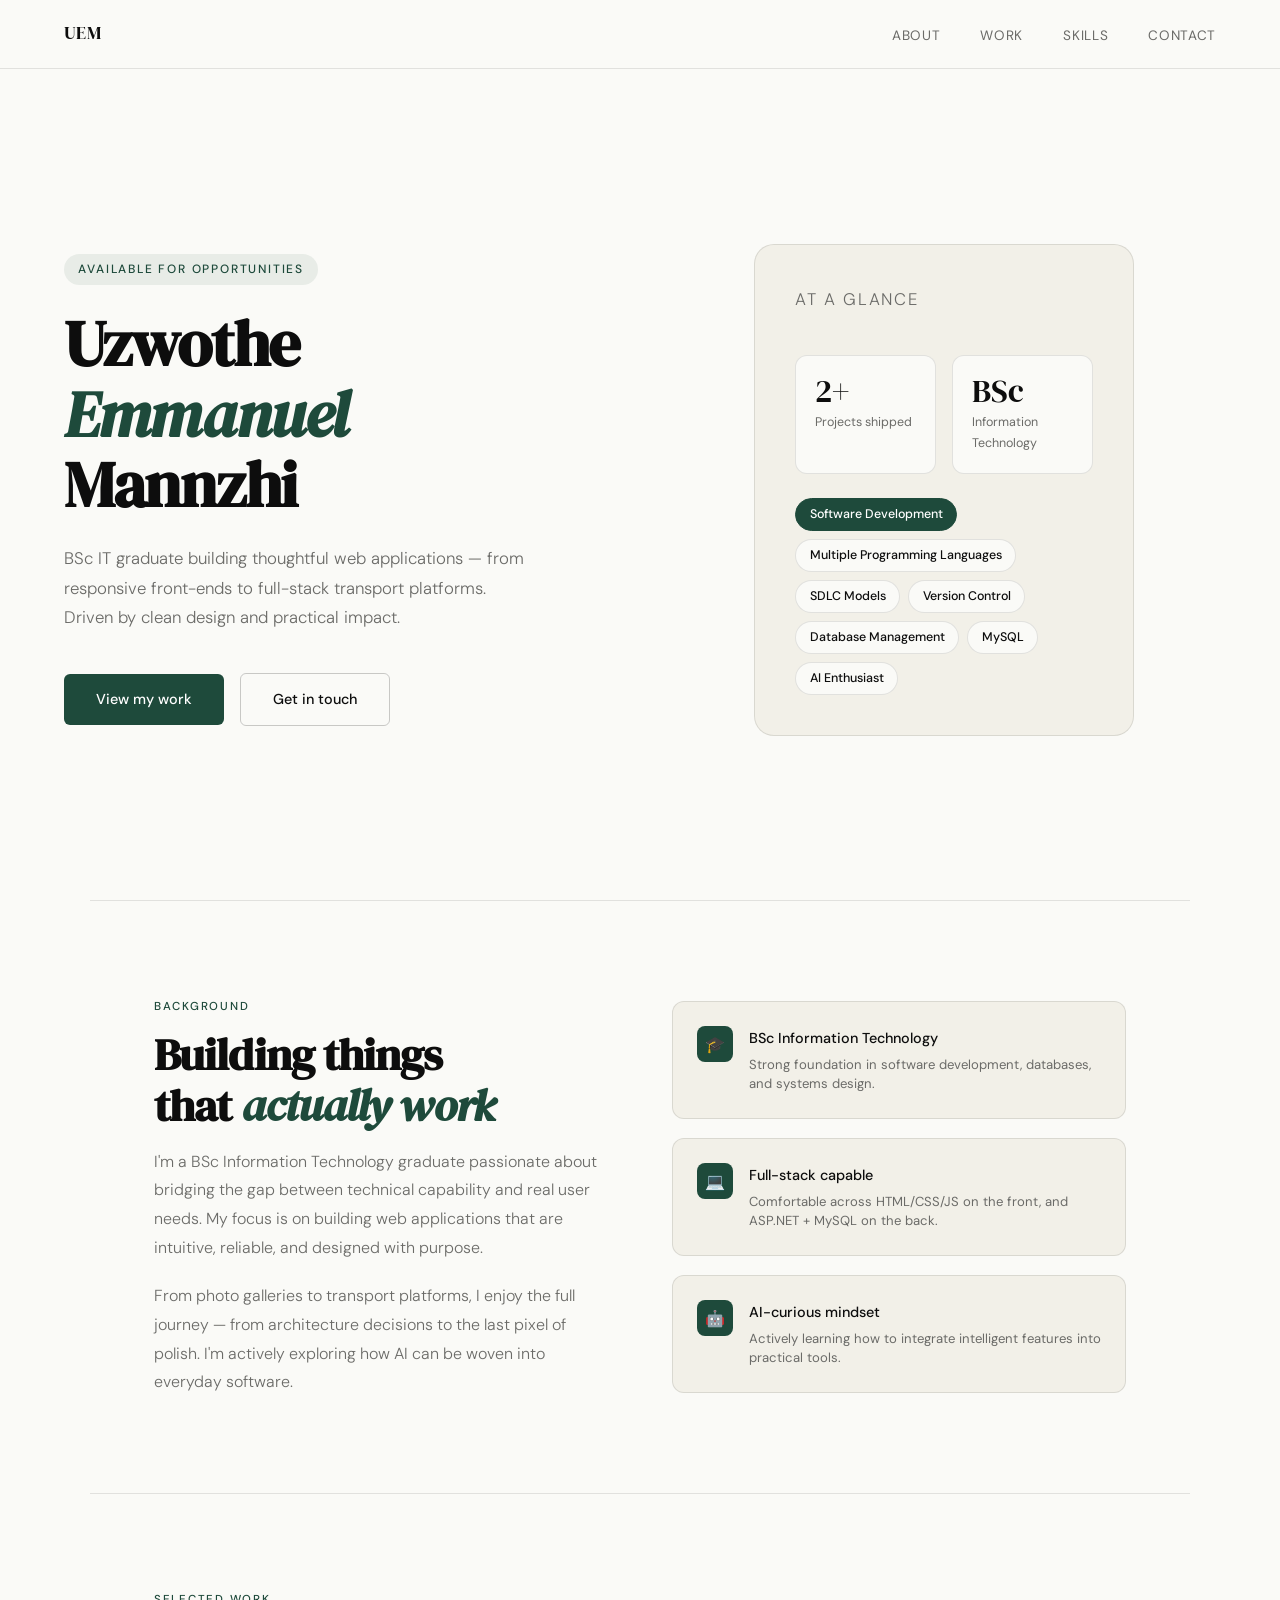
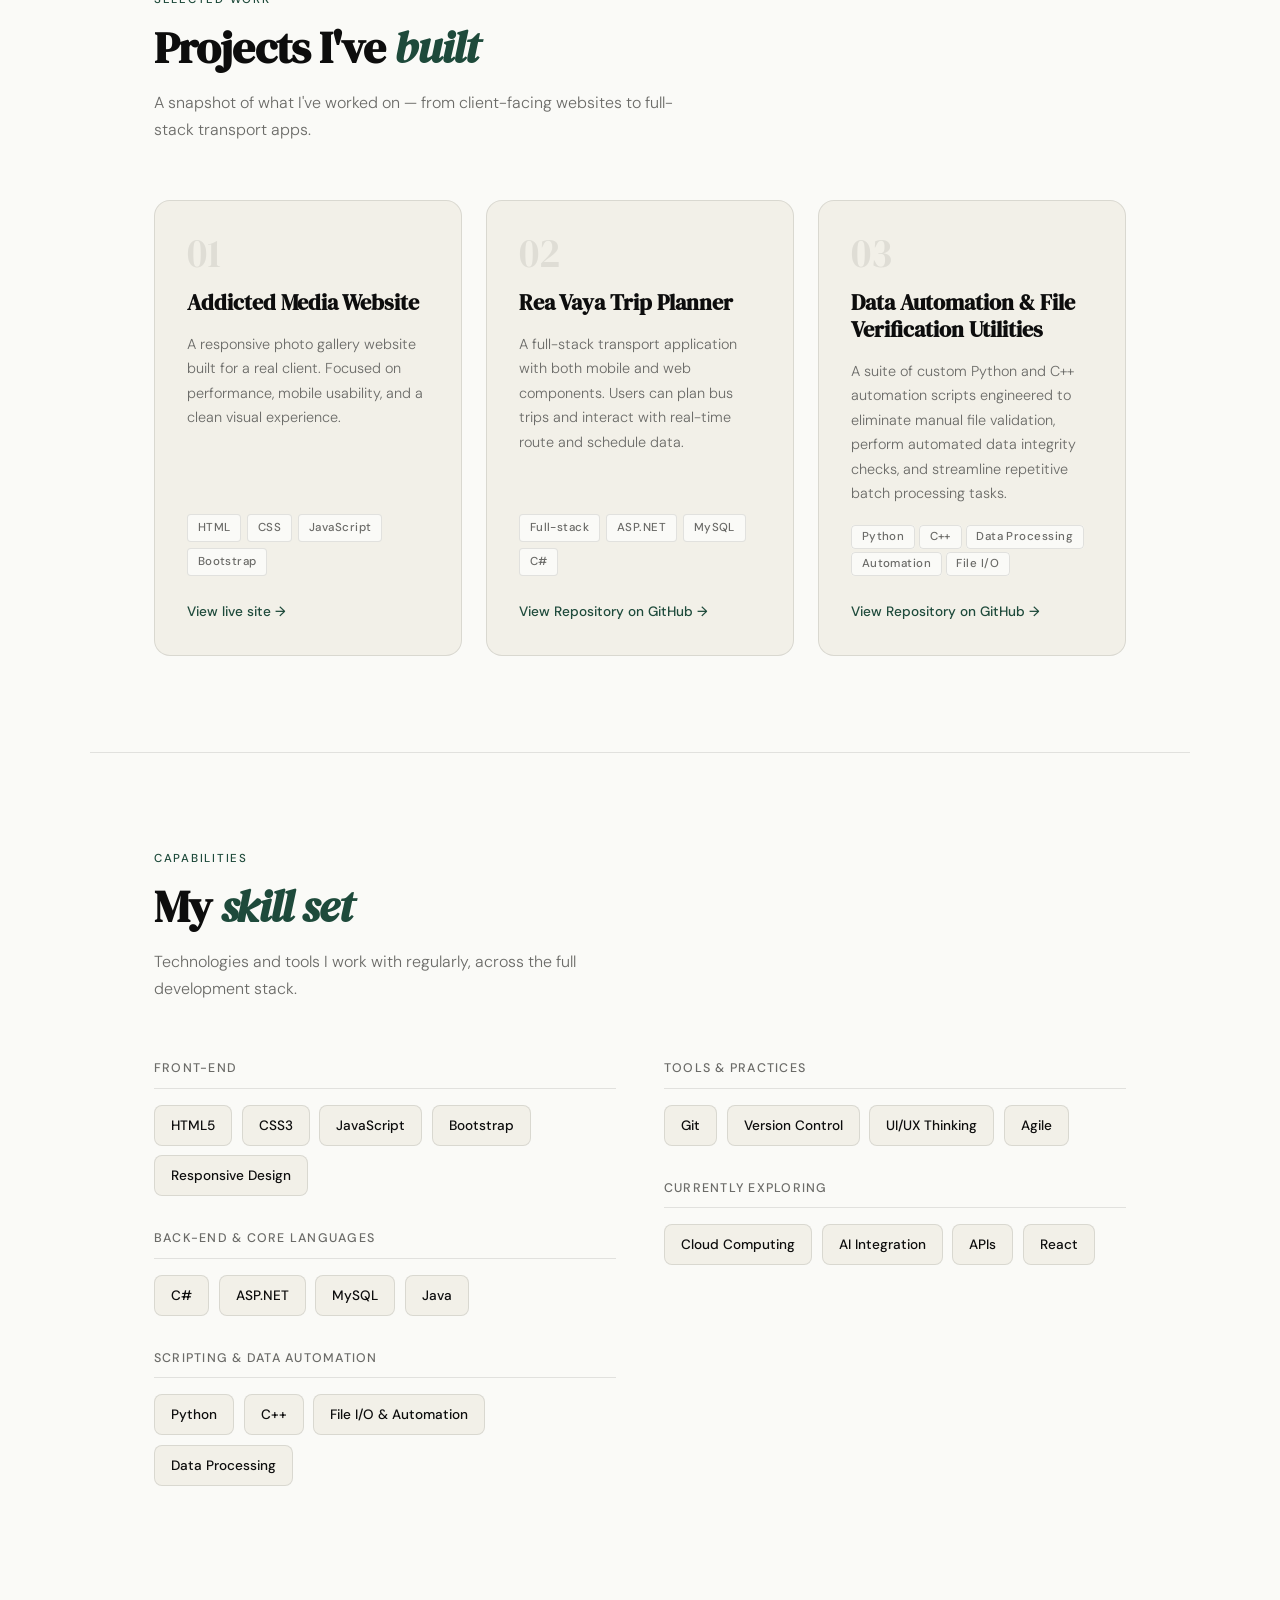
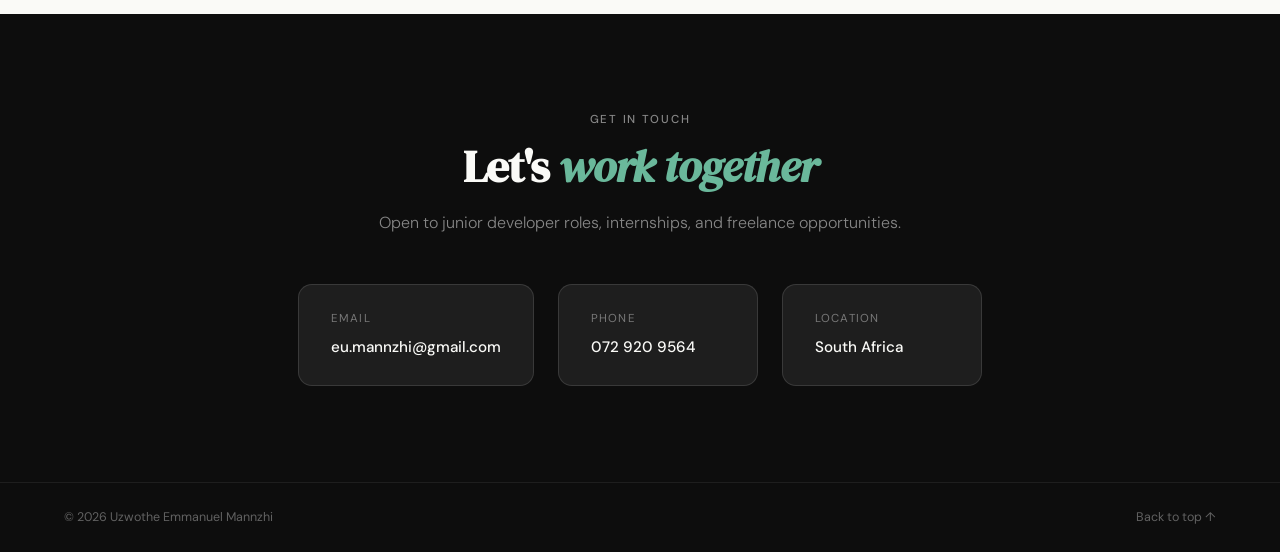
<file: index.html>
<!DOCTYPE html>
<html lang="en">
<head>
<meta charset="UTF-8">
<meta name="viewport" content="width=device-width, initial-scale=1.0">
<title>Uzwothe Emmanuel Mannzhi | Portfolio</title>
<link rel="icon" type="image/png" href="images/logo.png">
<link rel="preconnect" href="https://fonts.googleapis.com">
<link rel="preconnect" href="https://fonts.gstatic.com" crossorigin>
<link href="https://fonts.googleapis.com/css2?family=DM+Serif+Display:ital@0;1&family=DM+Sans:wght@300;400;500&display=swap" rel="stylesheet">
<link rel="stylesheet" href="css/styles.css">

</head>

<body>

<!-- NAV -->
<nav>
  <a class="logo" href="#">UEM</a>
  <ul>
    <li><a href="#about">About</a></li>
    <li><a href="#projects">Work</a></li>
    <li><a href="#skills">Skills</a></li>
    <li><a href="#contact">Contact</a></li>
  </ul>
</nav>

<!-- HERO -->
<div class="hero">
  <div class="hero-text">
    <span class="hero-tag">Available for opportunities</span>
    <h1>Uzwothe<br><em>Emmanuel</em><br>Mannzhi</h1>
    <p>BSc IT graduate building thoughtful web applications — from responsive front-ends to full-stack transport platforms. Driven by clean design and practical impact.</p>
    <div class="hero-cta">
      <a href="#projects" class="btn-primary">View my work</a>
      <a href="#contact" class="btn-outline">Get in touch</a>
    </div>
  </div>

  <div class="hero-visual">
    <div class="hero-card">
      <p class="hero-card-label">At a glance</p>
      <div class="stat-row">
        <div class="stat-box">
          <div class="stat-num">2+</div>
          <div class="stat-label">Projects shipped</div>
        </div>
        <div class="stat-box">
          <div class="stat-num">BSc</div>
          <div class="stat-label">Information Technology</div>
        </div>
      </div>
      <div class="hero-skill-pills">
        <span class="pill accent">Software Development</span>
        <span class="pill">Multiple Programming Languages</span>
        <span class="pill">SDLC Models</span>
        <span class="pill">Version Control</span>
        <span class="pill">Database Management</span>
        <span class="pill">MySQL</span>
        <span class="pill">AI Enthusiast</span>
      </div>
    </div>
  </div>
</div>

<div class="divider"></div>

<!-- ABOUT -->
<section id="about">
  <div class="about-layout">
    <div>
      <p class="section-label">Background</p>
      <h2 class="section-title">Building things<br>that <em>actually work</em></h2>
      <div class="about-body">
        <p>I'm a BSc Information Technology graduate passionate about bridging the gap between technical capability and real user needs. My focus is on building web applications that are intuitive, reliable, and designed with purpose.</p>
        <p>From photo galleries to transport platforms, I enjoy the full journey — from architecture decisions to the last pixel of polish. I'm actively exploring how AI can be woven into everyday software.</p>
      </div>
    </div>
    <div class="about-highlights">
      <div class="highlight-item">
        <div class="highlight-icon">🎓</div>
        <div>
          <h4>BSc Information Technology</h4>
          <p>Strong foundation in software development, databases, and systems design.</p>
        </div>
      </div>
      <div class="highlight-item">
        <div class="highlight-icon">💻</div>
        <div>
          <h4>Full-stack capable</h4>
          <p>Comfortable across HTML/CSS/JS on the front, and ASP.NET + MySQL on the back.</p>
        </div>
      </div>
      <div class="highlight-item">
        <div class="highlight-icon">🤖</div>
        <div>
          <h4>AI-curious mindset</h4>
          <p>Actively learning how to integrate intelligent features into practical tools.</p>
        </div>
      </div>
    </div>
  </div>
</section>

<div class="divider"></div>

<!-- PROJECTS -->
<section id="projects">
  <p class="section-label">Selected work</p>
  <h2 class="section-title">Projects I've <em>built</em></h2>
  <p class="section-sub">A snapshot of what I've worked on — from client-facing websites to full-stack transport apps.</p>

  <div class="projects-grid">
    <div class="project-card">
      <div class="project-num">01</div>
      <h3>Addicted Media Website</h3>
      <p>
        A responsive photo gallery website built for a real client. Focused on performance, mobile usability, 
        and a clean visual experience.
      </p>
      <div class="tech-stack">
        <span class="tech-tag">HTML</span>
        <span class="tech-tag">CSS</span>
        <span class="tech-tag">JavaScript</span>
        <span class="tech-tag">Bootstrap</span>
      </div>
      <a class="project-link" href="http://www.addictedmedia.co.za" target="_blank">
        View live site →
      </a>
    </div>

    <div class="project-card">
      <div class="project-num">02</div>
      <h3>Rea Vaya Trip Planner</h3>
      <p>
        A full-stack transport application with both mobile and web components. Users can plan bus trips and 
        interact with real-time route and schedule data.
      </p>
      <div class="tech-stack">
        <span class="tech-tag">Full-stack</span>
        <span class="tech-tag">ASP.NET</span>
        <span class="tech-tag">MySQL</span>
        <span class="tech-tag">C#</span>
      </div>
      <a class="project-link" href="https://github.com/Uzwo-S19" target="_blank">
        View Repository on GitHub &rarr;
      </a>
    </div>
    
    <div class="project-card">
      <div class="project-num">03</div>
      <h3>Data Automation & File Verification Utilities</h3>
      <p>
        A suite of custom Python and C++ automation scripts engineered to eliminate manual file validation, 
        perform automated data integrity checks, and streamline repetitive batch processing tasks.
      </p>
      
      <div class="tech-tags">
        <span class="tech-tag">Python</span>
        <span class="tech-tag">C++</span>
        <span class="tech-tag">Data Processing</span>
        <span class="tech-tag">Automation</span>
        <span class="tech-tag">File I/O</span>
      </div>
      <a class="project-link" href="https://github.com/Uzwo-S19" target="_blank">
        View Repository on GitHub &rarr;
      </a>
    </div>
  </div>
</section>

<div class="divider"></div>

<!-- SKILLS -->
<section id="skills">
  <p class="section-label">Capabilities</p>
  <h2 class="section-title">My <em>skill set</em></h2>
  <p class="section-sub">Technologies and tools I work with regularly, across the full development stack.</p>

  <div class="skills-layout">
    <div>
      <!-- FRONTEND LANGUAGES -->
      <div class="skill-group">
        <p class="skill-group-title">Front-end</p>
        <div class="skill-pills">
          <span class="skill-pill">HTML5</span>
          <span class="skill-pill">CSS3</span>
          <span class="skill-pill">JavaScript</span>
          <span class="skill-pill">Bootstrap</span>
          <span class="skill-pill">Responsive Design</span>
        </div>
      </div>
      
      <!-- BACKEND & CORE LANGUAGES -->
      <div class="skill-group">
        <p class="skill-group-title">Back-end & Core Languages</p>
        <div class="skill-pills">
          <span class="skill-pill">C#</span>
          <span class="skill-pill">ASP.NET</span>
          <span class="skill-pill">MySQL</span>
          <span class="skill-pill">Java</span>
        </div>
      </div>
      
      <!-- SCRIPTING & AUTOMATION LANGUAGES -->
      <div class="skill-group">
        <p class="skill-group-title">Scripting & Data Automation</p>
        <div class="skill-pills">
          <span class="skill-pill">Python</span>
          <span class="skill-pill">C++</span>
          <span class="skill-pill">File I/O & Automation</span>
          <span class="skill-pill">Data Processing</span>
        </div>
      </div>
    </div>
    <div>
      <!-- TOOLS AND PRACTICES -->
      <div class="skill-group">
        <p class="skill-group-title">Tools & practices</p>
        <div class="skill-pills">
          <span class="skill-pill">Git</span>
          <span class="skill-pill">Version Control</span>
          <span class="skill-pill">UI/UX Thinking</span>
          <span class="skill-pill">Agile </span>
        </div>
      </div>
      
      <!-- THINGS I'M CURRENTLY EXPLORING -->
      <div class="skill-group">
        <p class="skill-group-title">Currently exploring</p>
        <div class="skill-pills">
          <span class="skill-pill">Cloud Computing</span>
          <span class="skill-pill">AI Integration</span>
          <span class="skill-pill">APIs</span>
          <span class="skill-pill">React</span>
        </div>
      </div>
    </div>
  </div>
</section>

<!-- CONTACT -->
<div class="contact-section" id="contact">
  <p class="section-label">Get in touch</p>
  <h2 class="section-title">Let's <em>work together</em></h2>
  <p style="color:rgba(255,255,255,0.5); font-size:1rem; font-weight:300; margin-top:0.75rem;">Open to junior developer roles, internships, and freelance opportunities.</p>

  <div class="contact-grid">
    <div class="contact-card">
      <p class="contact-card-label">Email</p>
      <p class="contact-card-val">eu.mannzhi@gmail.com</p>
    </div>
    <div class="contact-card">
      <p class="contact-card-label">Phone</p>
      <p class="contact-card-val">072 920 9564</p>
    </div>
    <div class="contact-card">
      <p class="contact-card-label">Location</p>
      <p class="contact-card-val">South Africa</p>
    </div>
  </div>
</div>

<!-- FOOTER -->
<footer>
  <p>© 2026 Uzwothe Emmanuel Mannzhi</p>
  <a href="#">Back to top ↑</a>
</footer>

</body>
</html>
</file>
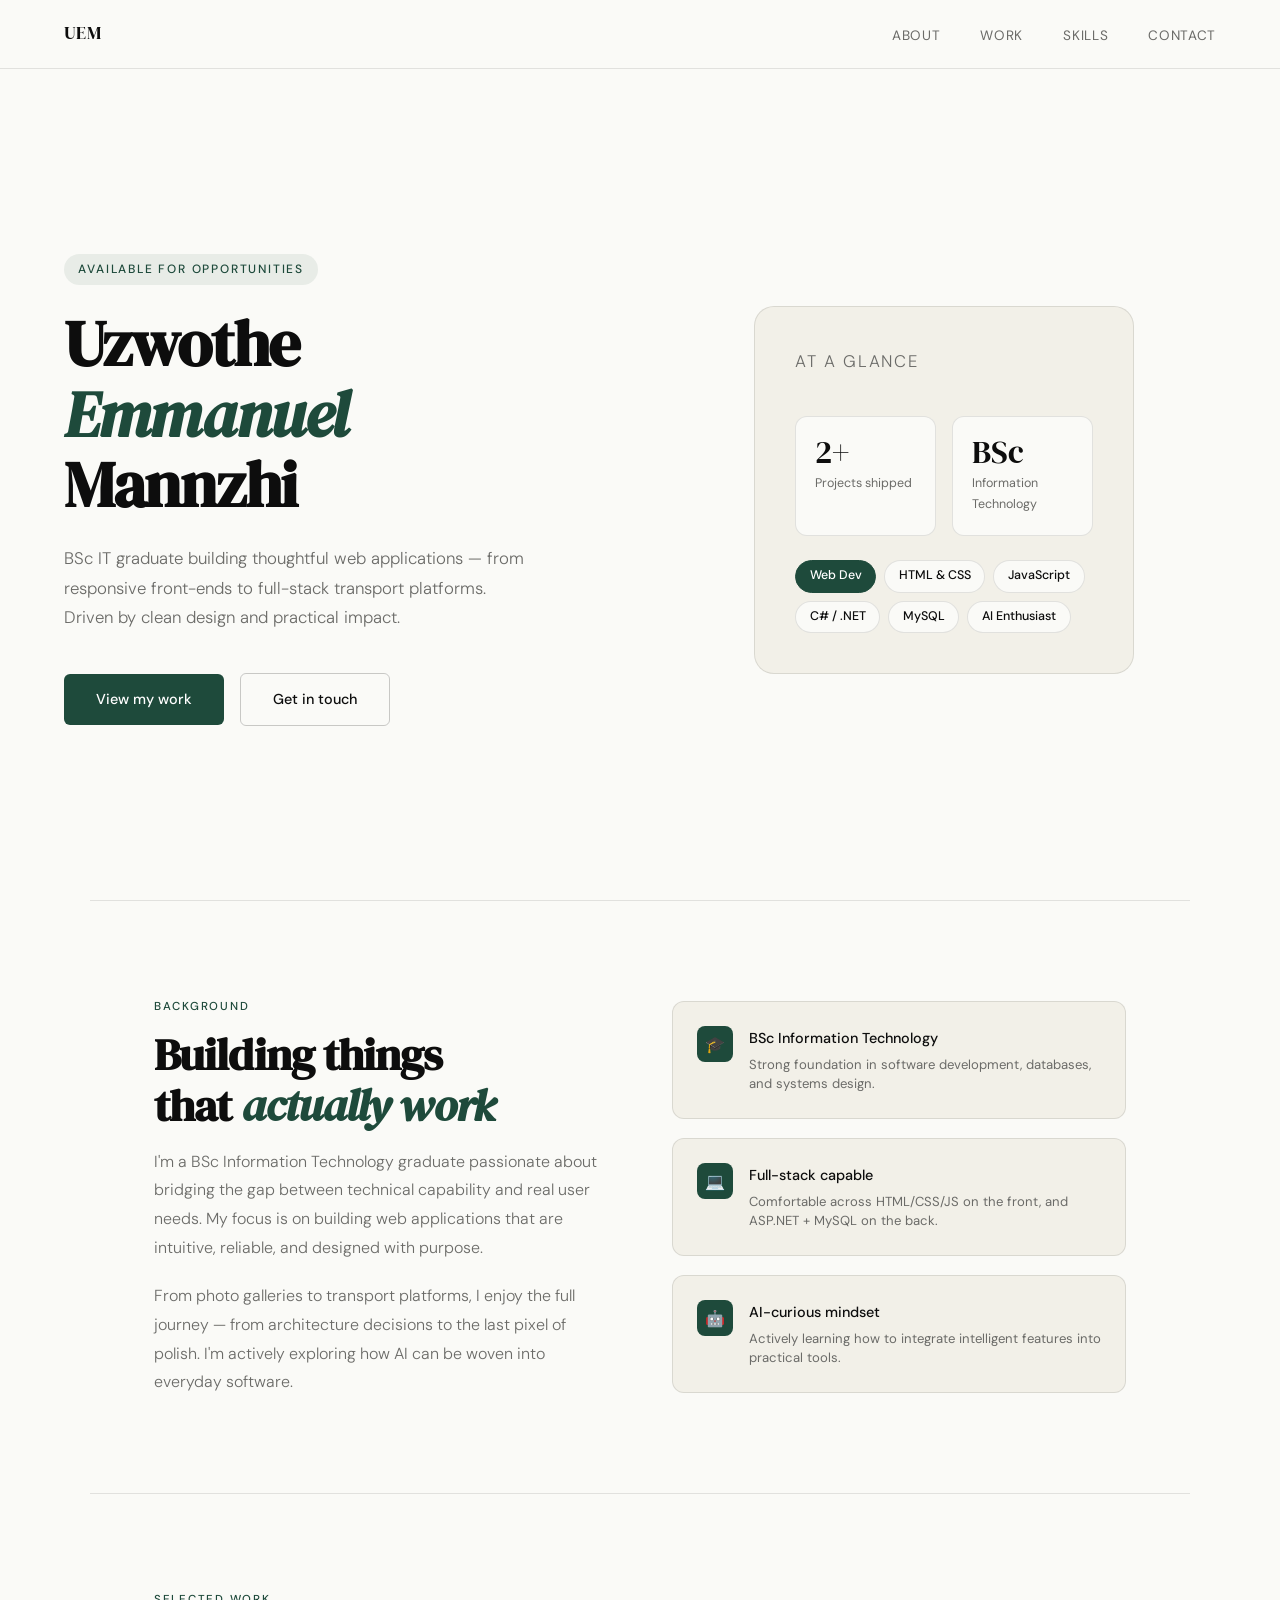
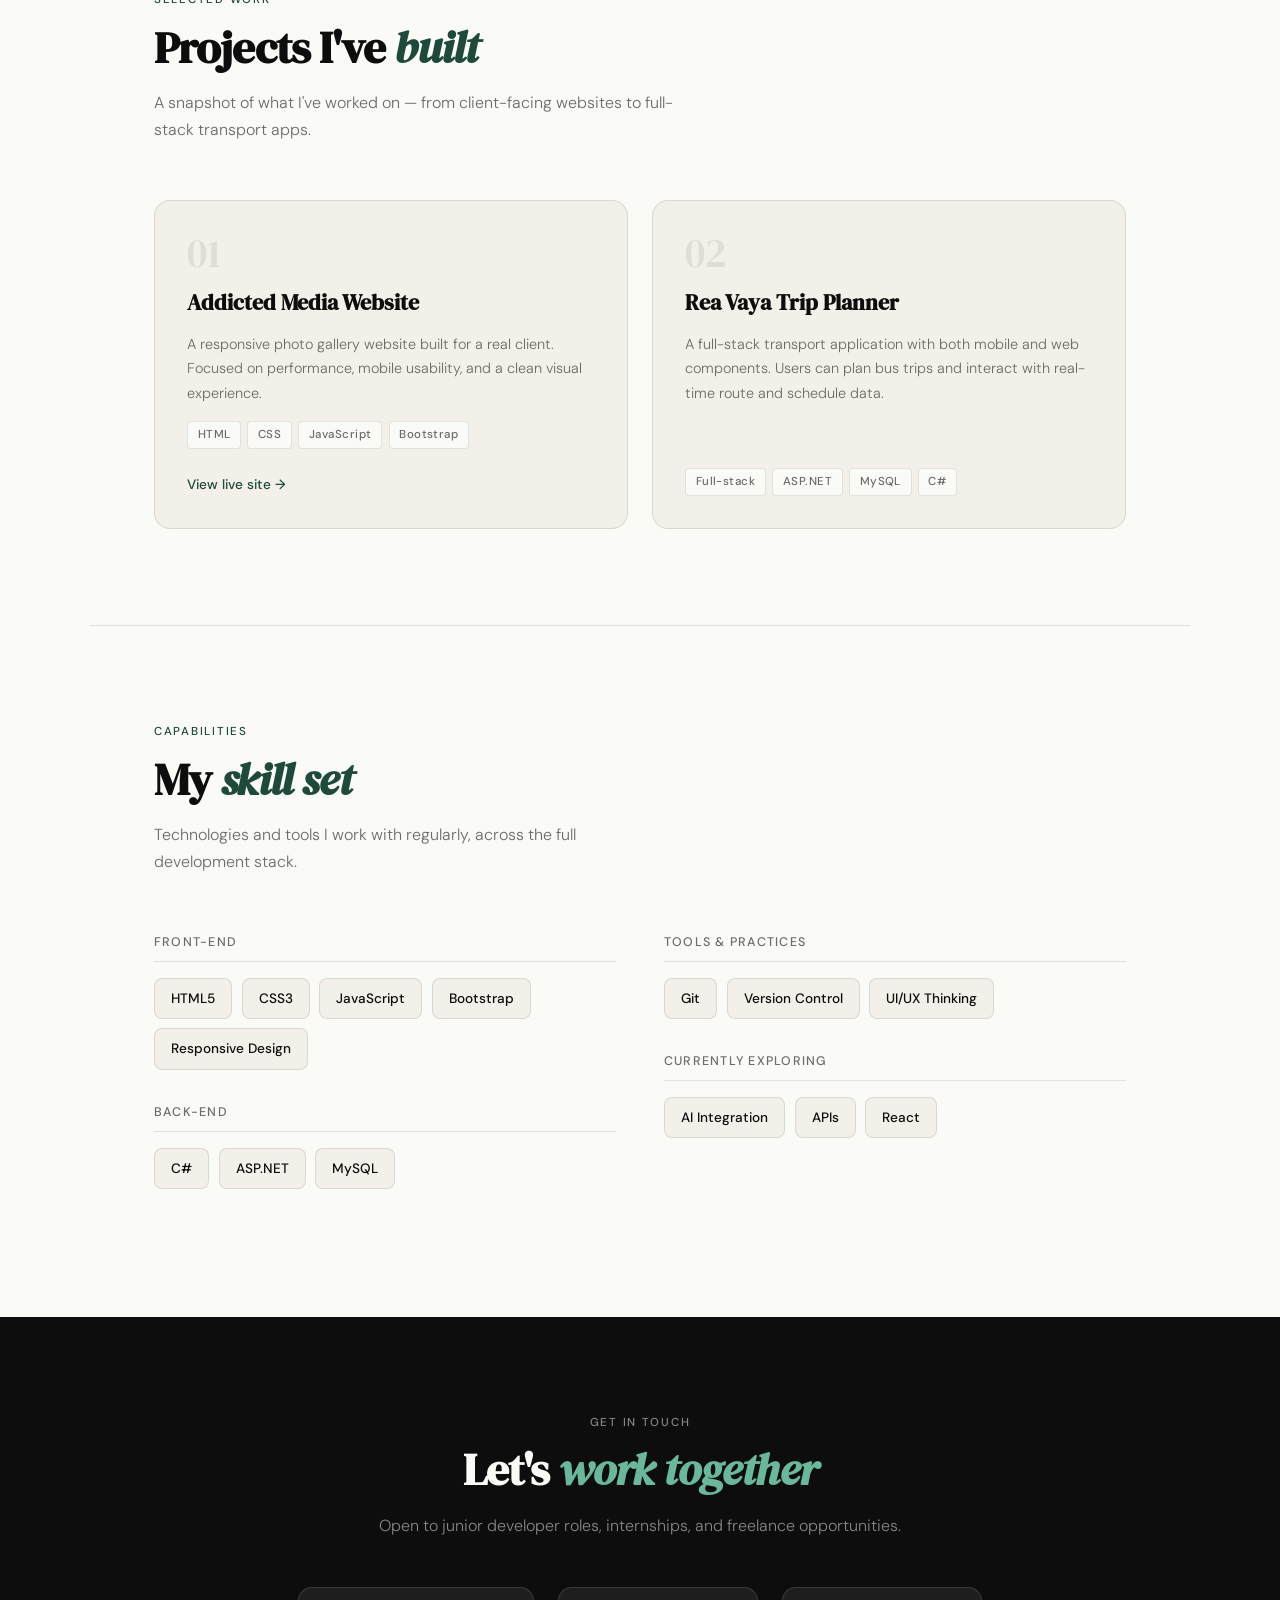
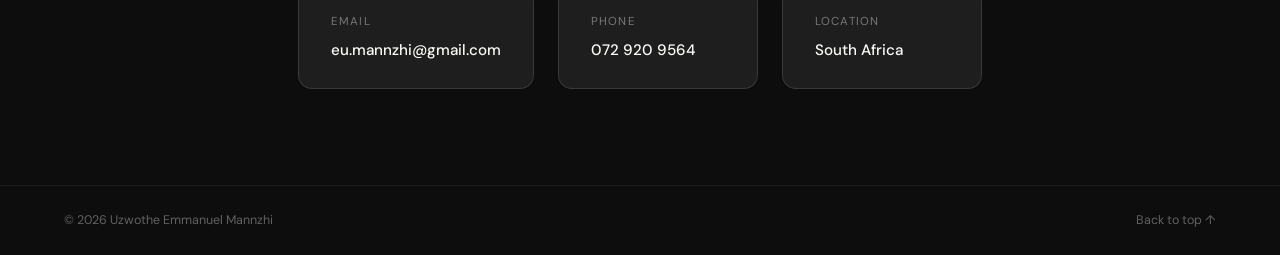
<file: portfolio.html>
<!DOCTYPE html>
<html lang="en">
<head>
<meta charset="UTF-8">
<meta name="viewport" content="width=device-width, initial-scale=1.0">
<title>Uzwothe Emmanuel Mannzhi | Portfolio</title>
<link rel="preconnect" href="https://fonts.googleapis.com">
<link rel="preconnect" href="https://fonts.gstatic.com" crossorigin>
<link href="https://fonts.googleapis.com/css2?family=DM+Serif+Display:ital@0;1&family=DM+Sans:wght@300;400;500&display=swap" rel="stylesheet">

<style>
  :root {
    --black: #0d0d0d;
    --white: #fafaf7;
    --cream: #f2f0e8;
    --accent: #1e4a3b;
    --accent-light: #2d6b54;
    --muted: #6b6b68;
    --border: rgba(0,0,0,0.1);
  }

  *, *::before, *::after { box-sizing: border-box; margin: 0; padding: 0; }

  html { scroll-behavior: smooth; }

  body {
    font-family: 'DM Sans', sans-serif;
    background: var(--white);
    color: var(--black);
    font-size: 16px;
    line-height: 1.7;
  }

  /* NAV */
  nav {
    position: fixed;
    top: 0; left: 0; right: 0;
    display: flex;
    justify-content: space-between;
    align-items: center;
    padding: 1.2rem 4rem;
    background: rgba(250,250,247,0.92);
    backdrop-filter: blur(10px);
    border-bottom: 1px solid var(--border);
    z-index: 100;
  }

  nav .logo {
    font-family: 'DM Serif Display', serif;
    font-size: 1.1rem;
    letter-spacing: 0.02em;
    color: var(--black);
    text-decoration: none;
  }

  nav ul {
    list-style: none;
    display: flex;
    gap: 2.5rem;
  }

  nav ul a {
    text-decoration: none;
    font-size: 0.85rem;
    font-weight: 400;
    color: var(--muted);
    letter-spacing: 0.05em;
    text-transform: uppercase;
    transition: color 0.2s;
  }

  nav ul a:hover { color: var(--black); }

  /* HERO */
  .hero {
    min-height: 100vh;
    display: grid;
    grid-template-columns: 1fr 1fr;
    align-items: center;
    padding: 0 4rem;
    gap: 4rem;
    padding-top: 80px;
  }

  .hero-text {}

  .hero-tag {
    display: inline-block;
    font-size: 0.75rem;
    letter-spacing: 0.15em;
    text-transform: uppercase;
    color: var(--accent);
    background: rgba(30,74,59,0.08);
    padding: 0.35rem 0.9rem;
    border-radius: 100px;
    margin-bottom: 1.5rem;
    font-weight: 500;
  }

  .hero h1 {
    font-family: 'DM Serif Display', serif;
    font-size: clamp(2.8rem, 5vw, 4.2rem);
    line-height: 1.1;
    letter-spacing: -0.02em;
    margin-bottom: 1.5rem;
    color: var(--black);
  }

  .hero h1 em {
    font-style: italic;
    color: var(--accent);
  }

  .hero p {
    font-size: 1.05rem;
    color: var(--muted);
    max-width: 460px;
    margin-bottom: 2.5rem;
    font-weight: 300;
    line-height: 1.75;
  }

  .hero-cta {
    display: flex;
    gap: 1rem;
    align-items: center;
    flex-wrap: wrap;
  }

  .btn-primary {
    background: var(--accent);
    color: #fff;
    padding: 0.85rem 2rem;
    border: none;
    border-radius: 6px;
    font-family: 'DM Sans', sans-serif;
    font-size: 0.9rem;
    font-weight: 500;
    cursor: pointer;
    text-decoration: none;
    display: inline-block;
    transition: background 0.2s, transform 0.15s;
  }

  .btn-primary:hover {
    background: var(--accent-light);
    transform: translateY(-1px);
  }

  .btn-outline {
    color: var(--black);
    padding: 0.85rem 2rem;
    border: 1.5px solid rgba(0,0,0,0.2);
    border-radius: 6px;
    font-family: 'DM Sans', sans-serif;
    font-size: 0.9rem;
    font-weight: 500;
    cursor: pointer;
    text-decoration: none;
    display: inline-block;
    transition: border-color 0.2s, transform 0.15s;
  }

  .btn-outline:hover {
    border-color: var(--black);
    transform: translateY(-1px);
  }

  .hero-visual {
    display: flex;
    justify-content: center;
    align-items: center;
  }

  .hero-card {
    background: var(--cream);
    border-radius: 20px;
    padding: 2.5rem;
    width: 100%;
    max-width: 380px;
    border: 1px solid var(--border);
  }

  .hero-card-label {
    font-size: 0.72rem;
    letter-spacing: 0.1em;
    text-transform: uppercase;
    color: var(--muted);
    margin-bottom: 1.5rem;
  }

  .stat-row {
    display: grid;
    grid-template-columns: 1fr 1fr;
    gap: 1rem;
    margin-bottom: 1.5rem;
  }

  .stat-box {
    background: var(--white);
    border-radius: 12px;
    padding: 1.2rem;
    border: 1px solid var(--border);
  }

  .stat-num {
    font-family: 'DM Serif Display', serif;
    font-size: 2rem;
    color: var(--black);
    line-height: 1;
    margin-bottom: 0.3rem;
  }

  .stat-label {
    font-size: 0.78rem;
    color: var(--muted);
  }

  .hero-skill-pills {
    display: flex;
    flex-wrap: wrap;
    gap: 0.5rem;
  }

  .pill {
    background: var(--white);
    border: 1px solid var(--border);
    border-radius: 100px;
    padding: 0.3rem 0.85rem;
    font-size: 0.78rem;
    color: var(--black);
    font-weight: 500;
  }

  .pill.accent {
    background: var(--accent);
    color: #fff;
    border-color: var(--accent);
  }

  /* SECTIONS */
  section {
    padding: 6rem 4rem;
    max-width: 1100px;
    margin: 0 auto;
  }

  .section-label {
    font-size: 0.72rem;
    letter-spacing: 0.15em;
    text-transform: uppercase;
    color: var(--accent);
    font-weight: 500;
    margin-bottom: 0.75rem;
  }

  .section-title {
    font-family: 'DM Serif Display', serif;
    font-size: clamp(2rem, 3.5vw, 2.8rem);
    line-height: 1.15;
    letter-spacing: -0.02em;
    color: var(--black);
    margin-bottom: 1rem;
  }

  .section-title em { font-style: italic; color: var(--accent); }

  .section-sub {
    font-size: 1rem;
    color: var(--muted);
    max-width: 520px;
    font-weight: 300;
    margin-bottom: 3.5rem;
  }

  /* DIVIDER */
  .divider {
    width: 100%;
    height: 1px;
    background: var(--border);
    max-width: 1100px;
    margin: 0 auto;
  }

  /* PROJECTS */
  .projects-grid {
    display: grid;
    grid-template-columns: repeat(auto-fit, minmax(300px, 1fr));
    gap: 1.5rem;
  }

  .project-card {
    background: var(--cream);
    border-radius: 16px;
    padding: 2rem;
    border: 1px solid var(--border);
    display: flex;
    flex-direction: column;
    gap: 1rem;
    transition: transform 0.2s, box-shadow 0.2s;
    position: relative;
    overflow: hidden;
  }

  .project-card::before {
    content: '';
    position: absolute;
    top: 0; left: 0; right: 0;
    height: 3px;
    background: var(--accent);
    opacity: 0;
    transition: opacity 0.2s;
  }

  .project-card:hover { transform: translateY(-4px); }
  .project-card:hover::before { opacity: 1; }

  .project-num {
    font-family: 'DM Serif Display', serif;
    font-size: 2.5rem;
    color: rgba(0,0,0,0.08);
    line-height: 1;
  }

  .project-card h3 {
    font-family: 'DM Serif Display', serif;
    font-size: 1.35rem;
    color: var(--black);
    line-height: 1.25;
  }

  .project-card p {
    font-size: 0.9rem;
    color: var(--muted);
    flex: 1;
    font-weight: 300;
    line-height: 1.7;
  }

  .tech-stack {
    display: flex;
    flex-wrap: wrap;
    gap: 0.4rem;
  }

  .tech-tag {
    background: var(--white);
    border: 1px solid var(--border);
    border-radius: 4px;
    padding: 0.2rem 0.6rem;
    font-size: 0.72rem;
    color: var(--muted);
    font-weight: 500;
    letter-spacing: 0.04em;
  }

  .project-link {
    display: inline-flex;
    align-items: center;
    gap: 0.4rem;
    font-size: 0.85rem;
    font-weight: 500;
    color: var(--accent);
    text-decoration: none;
    margin-top: 0.5rem;
    transition: gap 0.2s;
  }

  .project-link:hover { gap: 0.7rem; }

  /* SKILLS */
  .skills-layout {
    display: grid;
    grid-template-columns: 1fr 1fr;
    gap: 3rem;
    align-items: start;
  }

  .skill-group { margin-bottom: 2rem; }

  .skill-group-title {
    font-size: 0.78rem;
    letter-spacing: 0.1em;
    text-transform: uppercase;
    color: var(--muted);
    font-weight: 500;
    margin-bottom: 1rem;
    padding-bottom: 0.5rem;
    border-bottom: 1px solid var(--border);
  }

  .skill-pills {
    display: flex;
    flex-wrap: wrap;
    gap: 0.6rem;
  }

  .skill-pill {
    background: var(--cream);
    border: 1px solid var(--border);
    border-radius: 8px;
    padding: 0.5rem 1rem;
    font-size: 0.85rem;
    font-weight: 500;
    color: var(--black);
    transition: background 0.15s, border-color 0.15s;
  }

  .skill-pill:hover {
    background: var(--accent);
    color: #fff;
    border-color: var(--accent);
  }

  /* ABOUT */
  .about-layout {
    display: grid;
    grid-template-columns: 1fr 1fr;
    gap: 4rem;
    align-items: center;
  }

  .about-body {
    font-size: 1rem;
    color: var(--muted);
    font-weight: 300;
    line-height: 1.8;
  }

  .about-body p + p { margin-top: 1.2rem; }

  .about-highlights {
    display: flex;
    flex-direction: column;
    gap: 1.2rem;
  }

  .highlight-item {
    background: var(--cream);
    border-radius: 12px;
    padding: 1.5rem;
    border: 1px solid var(--border);
    display: flex;
    gap: 1rem;
    align-items: flex-start;
  }

  .highlight-icon {
    width: 36px;
    height: 36px;
    background: var(--accent);
    border-radius: 8px;
    display: flex;
    align-items: center;
    justify-content: center;
    flex-shrink: 0;
    font-size: 1rem;
  }

  .highlight-item h4 {
    font-size: 0.9rem;
    font-weight: 500;
    color: var(--black);
    margin-bottom: 0.25rem;
  }

  .highlight-item p {
    font-size: 0.82rem;
    color: var(--muted);
    line-height: 1.5;
  }

  /* CONTACT */
  .contact-section {
    background: var(--black);
    color: var(--white);
    padding: 6rem 4rem;
    text-align: center;
  }

  .contact-section .section-label { color: rgba(255,255,255,0.5); }
  .contact-section .section-title { color: var(--white); }
  .contact-section .section-title em { color: #6ab89b; }

  .contact-grid {
    display: flex;
    justify-content: center;
    gap: 1.5rem;
    margin-top: 3rem;
    flex-wrap: wrap;
  }

  .contact-card {
    background: rgba(255,255,255,0.07);
    border: 1px solid rgba(255,255,255,0.12);
    border-radius: 14px;
    padding: 1.5rem 2rem;
    min-width: 200px;
    text-align: left;
    transition: background 0.2s;
  }

  .contact-card:hover { background: rgba(255,255,255,0.11); }

  .contact-card-label {
    font-size: 0.72rem;
    letter-spacing: 0.1em;
    text-transform: uppercase;
    color: rgba(255,255,255,0.4);
    margin-bottom: 0.4rem;
  }

  .contact-card-val {
    font-size: 0.95rem;
    font-weight: 500;
    color: var(--white);
  }

  /* FOOTER */
  footer {
    background: var(--black);
    border-top: 1px solid rgba(255,255,255,0.07);
    padding: 1.5rem 4rem;
    display: flex;
    justify-content: space-between;
    align-items: center;
  }

  footer p {
    font-size: 0.78rem;
    color: rgba(255,255,255,0.35);
  }

  footer a {
    font-size: 0.78rem;
    color: rgba(255,255,255,0.35);
    text-decoration: none;
    transition: color 0.2s;
  }

  footer a:hover { color: rgba(255,255,255,0.7); }

  /* ANIMATIONS */
  @keyframes fadeUp {
    from { opacity: 0; transform: translateY(24px); }
    to   { opacity: 1; transform: translateY(0); }
  }

  .hero-text { animation: fadeUp 0.7s ease both; }
  .hero-visual { animation: fadeUp 0.7s 0.15s ease both; }

  /* RESPONSIVE */
  @media (max-width: 768px) {
    nav { padding: 1rem 1.5rem; }
    nav ul { gap: 1.2rem; }

    .hero {
      grid-template-columns: 1fr;
      padding: 6rem 1.5rem 3rem;
      gap: 3rem;
    }

    .hero-visual { order: -1; }

    section { padding: 4rem 1.5rem; }

    .skills-layout,
    .about-layout { grid-template-columns: 1fr; gap: 2rem; }

    .contact-section { padding: 4rem 1.5rem; }
    footer { padding: 1.5rem; flex-direction: column; gap: 0.5rem; text-align: center; }
  }
</style>
</head>

<body>

<!-- NAV -->
<nav>
  <a class="logo" href="#">UEM</a>
  <ul>
    <li><a href="#about">About</a></li>
    <li><a href="#projects">Work</a></li>
    <li><a href="#skills">Skills</a></li>
    <li><a href="#contact">Contact</a></li>
  </ul>
</nav>

<!-- HERO -->
<div class="hero">
  <div class="hero-text">
    <span class="hero-tag">Available for opportunities</span>
    <h1>Uzwothe<br><em>Emmanuel</em><br>Mannzhi</h1>
    <p>BSc IT graduate building thoughtful web applications — from responsive front-ends to full-stack transport platforms. Driven by clean design and practical impact.</p>
    <div class="hero-cta">
      <a href="#projects" class="btn-primary">View my work</a>
      <a href="#contact" class="btn-outline">Get in touch</a>
    </div>
  </div>

  <div class="hero-visual">
    <div class="hero-card">
      <p class="hero-card-label">At a glance</p>
      <div class="stat-row">
        <div class="stat-box">
          <div class="stat-num">2+</div>
          <div class="stat-label">Projects shipped</div>
        </div>
        <div class="stat-box">
          <div class="stat-num">BSc</div>
          <div class="stat-label">Information Technology</div>
        </div>
      </div>
      <div class="hero-skill-pills">
        <span class="pill accent">Web Dev</span>
        <span class="pill">HTML & CSS</span>
        <span class="pill">JavaScript</span>
        <span class="pill">C# / .NET</span>
        <span class="pill">MySQL</span>
        <span class="pill">AI Enthusiast</span>
      </div>
    </div>
  </div>
</div>

<div class="divider"></div>

<!-- ABOUT -->
<section id="about">
  <div class="about-layout">
    <div>
      <p class="section-label">Background</p>
      <h2 class="section-title">Building things<br>that <em>actually work</em></h2>
      <div class="about-body">
        <p>I'm a BSc Information Technology graduate passionate about bridging the gap between technical capability and real user needs. My focus is on building web applications that are intuitive, reliable, and designed with purpose.</p>
        <p>From photo galleries to transport platforms, I enjoy the full journey — from architecture decisions to the last pixel of polish. I'm actively exploring how AI can be woven into everyday software.</p>
      </div>
    </div>
    <div class="about-highlights">
      <div class="highlight-item">
        <div class="highlight-icon">🎓</div>
        <div>
          <h4>BSc Information Technology</h4>
          <p>Strong foundation in software development, databases, and systems design.</p>
        </div>
      </div>
      <div class="highlight-item">
        <div class="highlight-icon">💻</div>
        <div>
          <h4>Full-stack capable</h4>
          <p>Comfortable across HTML/CSS/JS on the front, and ASP.NET + MySQL on the back.</p>
        </div>
      </div>
      <div class="highlight-item">
        <div class="highlight-icon">🤖</div>
        <div>
          <h4>AI-curious mindset</h4>
          <p>Actively learning how to integrate intelligent features into practical tools.</p>
        </div>
      </div>
    </div>
  </div>
</section>

<div class="divider"></div>

<!-- PROJECTS -->
<section id="projects">
  <p class="section-label">Selected work</p>
  <h2 class="section-title">Projects I've <em>built</em></h2>
  <p class="section-sub">A snapshot of what I've worked on — from client-facing websites to full-stack transport apps.</p>

  <div class="projects-grid">
    <div class="project-card">
      <div class="project-num">01</div>
      <h3>Addicted Media Website</h3>
      <p>A responsive photo gallery website built for a real client. Focused on performance, mobile usability, and a clean visual experience.</p>
      <div class="tech-stack">
        <span class="tech-tag">HTML</span>
        <span class="tech-tag">CSS</span>
        <span class="tech-tag">JavaScript</span>
        <span class="tech-tag">Bootstrap</span>
      </div>
      <a class="project-link" href="http://www.addictedmedia.co.za" target="_blank">View live site →</a>
    </div>

    <div class="project-card">
      <div class="project-num">02</div>
      <h3>Rea Vaya Trip Planner</h3>
      <p>A full-stack transport application with both mobile and web components. Users can plan bus trips and interact with real-time route and schedule data.</p>
      <div class="tech-stack">
        <span class="tech-tag">Full-stack</span>
        <span class="tech-tag">ASP.NET</span>
        <span class="tech-tag">MySQL</span>
        <span class="tech-tag">C#</span>
      </div>
    </div>
  </div>
</section>

<div class="divider"></div>

<!-- SKILLS -->
<section id="skills">
  <p class="section-label">Capabilities</p>
  <h2 class="section-title">My <em>skill set</em></h2>
  <p class="section-sub">Technologies and tools I work with regularly, across the full development stack.</p>

  <div class="skills-layout">
    <div>
      <div class="skill-group">
        <p class="skill-group-title">Front-end</p>
        <div class="skill-pills">
          <span class="skill-pill">HTML5</span>
          <span class="skill-pill">CSS3</span>
          <span class="skill-pill">JavaScript</span>
          <span class="skill-pill">Bootstrap</span>
          <span class="skill-pill">Responsive Design</span>
        </div>
      </div>
      <div class="skill-group">
        <p class="skill-group-title">Back-end</p>
        <div class="skill-pills">
          <span class="skill-pill">C#</span>
          <span class="skill-pill">ASP.NET</span>
          <span class="skill-pill">MySQL</span>
        </div>
      </div>
    </div>
    <div>
      <div class="skill-group">
        <p class="skill-group-title">Tools & practices</p>
        <div class="skill-pills">
          <span class="skill-pill">Git</span>
          <span class="skill-pill">Version Control</span>
          <span class="skill-pill">UI/UX Thinking</span>
        </div>
      </div>
      <div class="skill-group">
        <p class="skill-group-title">Currently exploring</p>
        <div class="skill-pills">
          <span class="skill-pill">AI Integration</span>
          <span class="skill-pill">APIs</span>
          <span class="skill-pill">React</span>
        </div>
      </div>
    </div>
  </div>
</section>

<!-- CONTACT -->
<div class="contact-section" id="contact">
  <p class="section-label">Get in touch</p>
  <h2 class="section-title">Let's <em>work together</em></h2>
  <p style="color:rgba(255,255,255,0.5); font-size:1rem; font-weight:300; margin-top:0.75rem;">Open to junior developer roles, internships, and freelance opportunities.</p>

  <div class="contact-grid">
    <div class="contact-card">
      <p class="contact-card-label">Email</p>
      <p class="contact-card-val">eu.mannzhi@gmail.com</p>
    </div>
    <div class="contact-card">
      <p class="contact-card-label">Phone</p>
      <p class="contact-card-val">072 920 9564</p>
    </div>
    <div class="contact-card">
      <p class="contact-card-label">Location</p>
      <p class="contact-card-val">South Africa</p>
    </div>
  </div>
</div>

<!-- FOOTER -->
<footer>
  <p>© 2026 Uzwothe Emmanuel Mannzhi</p>
  <a href="#">Back to top ↑</a>
</footer>

</body>
</html>
</file>
<file: css/styles.css>
:root {
    --black: #0d0d0d;
    --white: #fafaf7;
    --cream: #f2f0e8;
    --accent: #1e4a3b;
    --accent-light: #2d6b54;
    --muted: #6b6b68;
    --border: rgba(0,0,0,0.1);
  }

  *, *::before, *::after { box-sizing: border-box; margin: 0; padding: 0; }

  html { scroll-behavior: smooth; }

  body {
    font-family: 'DM Sans', sans-serif;
    background: var(--white);
    color: var(--black);
    font-size: 16px;
    line-height: 1.7;
  }

  /* NAV */
  nav {
    position: fixed;
    top: 0; left: 0; right: 0;
    display: flex;
    justify-content: space-between;
    align-items: center;
    padding: 1.2rem 4rem;
    background: rgba(250,250,247,0.92);
    backdrop-filter: blur(10px);
    border-bottom: 1px solid var(--border);
    z-index: 100;
  }

  nav .logo {
    font-family: 'DM Serif Display', serif;
    font-size: 1.1rem;
    letter-spacing: 0.02em;
    color: var(--black);
    text-decoration: none;
  }

  nav ul {
    list-style: none;
    display: flex;
    gap: 2.5rem;
  }

  nav ul a {
    text-decoration: none;
    font-size: 0.85rem;
    font-weight: 400;
    color: var(--muted);
    letter-spacing: 0.05em;
    text-transform: uppercase;
    transition: color 0.2s;
  }

  nav ul a:hover { color: var(--black); }

  /* HERO */
  .hero {
    min-height: 100vh;
    display: grid;
    grid-template-columns: 1fr 1fr;
    align-items: center;
    padding: 0 4rem;
    gap: 4rem;
    padding-top: 80px;
  }

  .hero-text {}

  .hero-tag {
    display: inline-block;
    font-size: 0.75rem;
    letter-spacing: 0.15em;
    text-transform: uppercase;
    color: var(--accent);
    background: rgba(30,74,59,0.08);
    padding: 0.35rem 0.9rem;
    border-radius: 100px;
    margin-bottom: 1.5rem;
    font-weight: 500;
  }

  .hero h1 {
    font-family: 'DM Serif Display', serif;
    font-size: clamp(2.8rem, 5vw, 4.2rem);
    line-height: 1.1;
    letter-spacing: -0.02em;
    margin-bottom: 1.5rem;
    color: var(--black);
  }

  .hero h1 em {
    font-style: italic;
    color: var(--accent);
  }

  .hero p {
    font-size: 1.05rem;
    color: var(--muted);
    max-width: 460px;
    margin-bottom: 2.5rem;
    font-weight: 300;
    line-height: 1.75;
  }

  .hero-cta {
    display: flex;
    gap: 1rem;
    align-items: center;
    flex-wrap: wrap;
  }

  .btn-primary {
    background: var(--accent);
    color: #fff;
    padding: 0.85rem 2rem;
    border: none;
    border-radius: 6px;
    font-family: 'DM Sans', sans-serif;
    font-size: 0.9rem;
    font-weight: 500;
    cursor: pointer;
    text-decoration: none;
    display: inline-block;
    transition: background 0.2s, transform 0.15s;
  }

  .btn-primary:hover {
    background: var(--accent-light);
    transform: translateY(-1px);
  }

  .btn-outline {
    color: var(--black);
    padding: 0.85rem 2rem;
    border: 1.5px solid rgba(0,0,0,0.2);
    border-radius: 6px;
    font-family: 'DM Sans', sans-serif;
    font-size: 0.9rem;
    font-weight: 500;
    cursor: pointer;
    text-decoration: none;
    display: inline-block;
    transition: border-color 0.2s, transform 0.15s;
  }

  .btn-outline:hover {
    border-color: var(--black);
    transform: translateY(-1px);
  }

  .hero-visual {
    display: flex;
    justify-content: center;
    align-items: center;
  }

  .hero-card {
    background: var(--cream);
    border-radius: 20px;
    padding: 2.5rem;
    width: 100%;
    max-width: 380px;
    border: 1px solid var(--border);
  }

  .hero-card-label {
    font-size: 0.72rem;
    letter-spacing: 0.1em;
    text-transform: uppercase;
    color: var(--muted);
    margin-bottom: 1.5rem;
  }

  .stat-row {
    display: grid;
    grid-template-columns: 1fr 1fr;
    gap: 1rem;
    margin-bottom: 1.5rem;
  }

  .stat-box {
    background: var(--white);
    border-radius: 12px;
    padding: 1.2rem;
    border: 1px solid var(--border);
  }

  .stat-num {
    font-family: 'DM Serif Display', serif;
    font-size: 2rem;
    color: var(--black);
    line-height: 1;
    margin-bottom: 0.3rem;
  }

  .stat-label {
    font-size: 0.78rem;
    color: var(--muted);
  }

  .hero-skill-pills {
    display: flex;
    flex-wrap: wrap;
    gap: 0.5rem;
  }

  .pill {
    background: var(--white);
    border: 1px solid var(--border);
    border-radius: 100px;
    padding: 0.3rem 0.85rem;
    font-size: 0.78rem;
    color: var(--black);
    font-weight: 500;
  }

  .pill.accent {
    background: var(--accent);
    color: #fff;
    border-color: var(--accent);
  }

  /* SECTIONS */
  section {
    padding: 6rem 4rem;
    max-width: 1100px;
    margin: 0 auto;
  }

  .section-label {
    font-size: 0.72rem;
    letter-spacing: 0.15em;
    text-transform: uppercase;
    color: var(--accent);
    font-weight: 500;
    margin-bottom: 0.75rem;
  }

  .section-title {
    font-family: 'DM Serif Display', serif;
    font-size: clamp(2rem, 3.5vw, 2.8rem);
    line-height: 1.15;
    letter-spacing: -0.02em;
    color: var(--black);
    margin-bottom: 1rem;
  }

  .section-title em { font-style: italic; color: var(--accent); }

  .section-sub {
    font-size: 1rem;
    color: var(--muted);
    max-width: 520px;
    font-weight: 300;
    margin-bottom: 3.5rem;
  }

  /* DIVIDER */
  .divider {
    width: 100%;
    height: 1px;
    background: var(--border);
    max-width: 1100px;
    margin: 0 auto;
  }

  /* PROJECTS */
  .projects-grid {
    display: grid;
    grid-template-columns: repeat(auto-fit, minmax(300px, 1fr));
    gap: 1.5rem;
  }

  .project-card {
    background: var(--cream);
    border-radius: 16px;
    padding: 2rem;
    border: 1px solid var(--border);
    display: flex;
    flex-direction: column;
    gap: 1rem;
    transition: transform 0.2s, box-shadow 0.2s;
    position: relative;
    overflow: hidden;
  }

  .project-card::before {
    content: '';
    position: absolute;
    top: 0; left: 0; right: 0;
    height: 3px;
    background: var(--accent);
    opacity: 0;
    transition: opacity 0.2s;
  }

  .project-card:hover { transform: translateY(-4px); }
  .project-card:hover::before { opacity: 1; }

  .project-num {
    font-family: 'DM Serif Display', serif;
    font-size: 2.5rem;
    color: rgba(0,0,0,0.08);
    line-height: 1;
  }

  .project-card h3 {
    font-family: 'DM Serif Display', serif;
    font-size: 1.35rem;
    color: var(--black);
    line-height: 1.25;
  }

  .project-card p {
    font-size: 0.9rem;
    color: var(--muted);
    flex: 1;
    font-weight: 300;
    line-height: 1.7;
  }

  .tech-stack {
    display: flex;
    flex-wrap: wrap;
    gap: 0.4rem;
  }

  .tech-tag {
    background: var(--white);
    border: 1px solid var(--border);
    border-radius: 4px;
    padding: 0.2rem 0.6rem;
    font-size: 0.72rem;
    color: var(--muted);
    font-weight: 500;
    letter-spacing: 0.04em;
  }

  .project-link {
    display: inline-flex;
    align-items: center;
    gap: 0.4rem;
    font-size: 0.85rem;
    font-weight: 500;
    color: var(--accent);
    text-decoration: none;
    margin-top: 0.5rem;
    transition: gap 0.2s;
  }

  .project-link:hover { gap: 0.7rem; }

  /* SKILLS */
  .skills-layout {
    display: grid;
    grid-template-columns: 1fr 1fr;
    gap: 3rem;
    align-items: start;
  }

  .skill-group { margin-bottom: 2rem; }

  .skill-group-title {
    font-size: 0.78rem;
    letter-spacing: 0.1em;
    text-transform: uppercase;
    color: var(--muted);
    font-weight: 500;
    margin-bottom: 1rem;
    padding-bottom: 0.5rem;
    border-bottom: 1px solid var(--border);
  }

  .skill-pills {
    display: flex;
    flex-wrap: wrap;
    gap: 0.6rem;
  }

  .skill-pill {
    background: var(--cream);
    border: 1px solid var(--border);
    border-radius: 8px;
    padding: 0.5rem 1rem;
    font-size: 0.85rem;
    font-weight: 500;
    color: var(--black);
    transition: background 0.15s, border-color 0.15s;
  }

  .skill-pill:hover {
    background: var(--accent);
    color: #fff;
    border-color: var(--accent);
  }

  /* ABOUT */
  .about-layout {
    display: grid;
    grid-template-columns: 1fr 1fr;
    gap: 4rem;
    align-items: center;
  }

  .about-body {
    font-size: 1rem;
    color: var(--muted);
    font-weight: 300;
    line-height: 1.8;
  }

  .about-body p + p { margin-top: 1.2rem; }

  .about-highlights {
    display: flex;
    flex-direction: column;
    gap: 1.2rem;
  }

  .highlight-item {
    background: var(--cream);
    border-radius: 12px;
    padding: 1.5rem;
    border: 1px solid var(--border);
    display: flex;
    gap: 1rem;
    align-items: flex-start;
  }

  .highlight-icon {
    width: 36px;
    height: 36px;
    background: var(--accent);
    border-radius: 8px;
    display: flex;
    align-items: center;
    justify-content: center;
    flex-shrink: 0;
    font-size: 1rem;
  }

  .highlight-item h4 {
    font-size: 0.9rem;
    font-weight: 500;
    color: var(--black);
    margin-bottom: 0.25rem;
  }

  .highlight-item p {
    font-size: 0.82rem;
    color: var(--muted);
    line-height: 1.5;
  }

  /* CONTACT */
  .contact-section {
    background: var(--black);
    color: var(--white);
    padding: 6rem 4rem;
    text-align: center;
  }

  .contact-section .section-label { color: rgba(255,255,255,0.5); }
  .contact-section .section-title { color: var(--white); }
  .contact-section .section-title em { color: #6ab89b; }

  .contact-grid {
    display: flex;
    justify-content: center;
    gap: 1.5rem;
    margin-top: 3rem;
    flex-wrap: wrap;
  }

  .contact-card {
    background: rgba(255,255,255,0.07);
    border: 1px solid rgba(255,255,255,0.12);
    border-radius: 14px;
    padding: 1.5rem 2rem;
    min-width: 200px;
    text-align: left;
    transition: background 0.2s;
  }

  .contact-card:hover { background: rgba(255,255,255,0.11); }

  .contact-card-label {
    font-size: 0.72rem;
    letter-spacing: 0.1em;
    text-transform: uppercase;
    color: rgba(255,255,255,0.4);
    margin-bottom: 0.4rem;
  }

  .contact-card-val {
    font-size: 0.95rem;
    font-weight: 500;
    color: var(--white);
  }

  /* FOOTER */
  footer {
    background: var(--black);
    border-top: 1px solid rgba(255,255,255,0.07);
    padding: 1.5rem 4rem;
    display: flex;
    justify-content: space-between;
    align-items: center;
  }

  footer p {
    font-size: 0.78rem;
    color: rgba(255,255,255,0.35);
  }

  footer a {
    font-size: 0.78rem;
    color: rgba(255,255,255,0.35);
    text-decoration: none;
    transition: color 0.2s;
  }

  footer a:hover { color: rgba(255,255,255,0.7); }

  /* ANIMATIONS */
  @keyframes fadeUp {
    from { opacity: 0; transform: translateY(24px); }
    to   { opacity: 1; transform: translateY(0); }
  }

  .hero-text { animation: fadeUp 0.7s ease both; }
  .hero-visual { animation: fadeUp 0.7s 0.15s ease both; }

  /* RESPONSIVE */
  @media (max-width: 768px) {
    nav { padding: 1rem 1.5rem; }
    nav ul { gap: 1.2rem; }

    .hero {
      grid-template-columns: 1fr;
      padding: 6rem 1.5rem 3rem;
      gap: 3rem;
    }

    .hero-visual { order: -1; }

    section { padding: 4rem 1.5rem; }

    .skills-layout,
    .about-layout { grid-template-columns: 1fr; gap: 2rem; }

    .contact-section { padding: 4rem 1.5rem; }
    footer { padding: 1.5rem; flex-direction: column; gap: 0.5rem; text-align: center; }
  }
</file>
